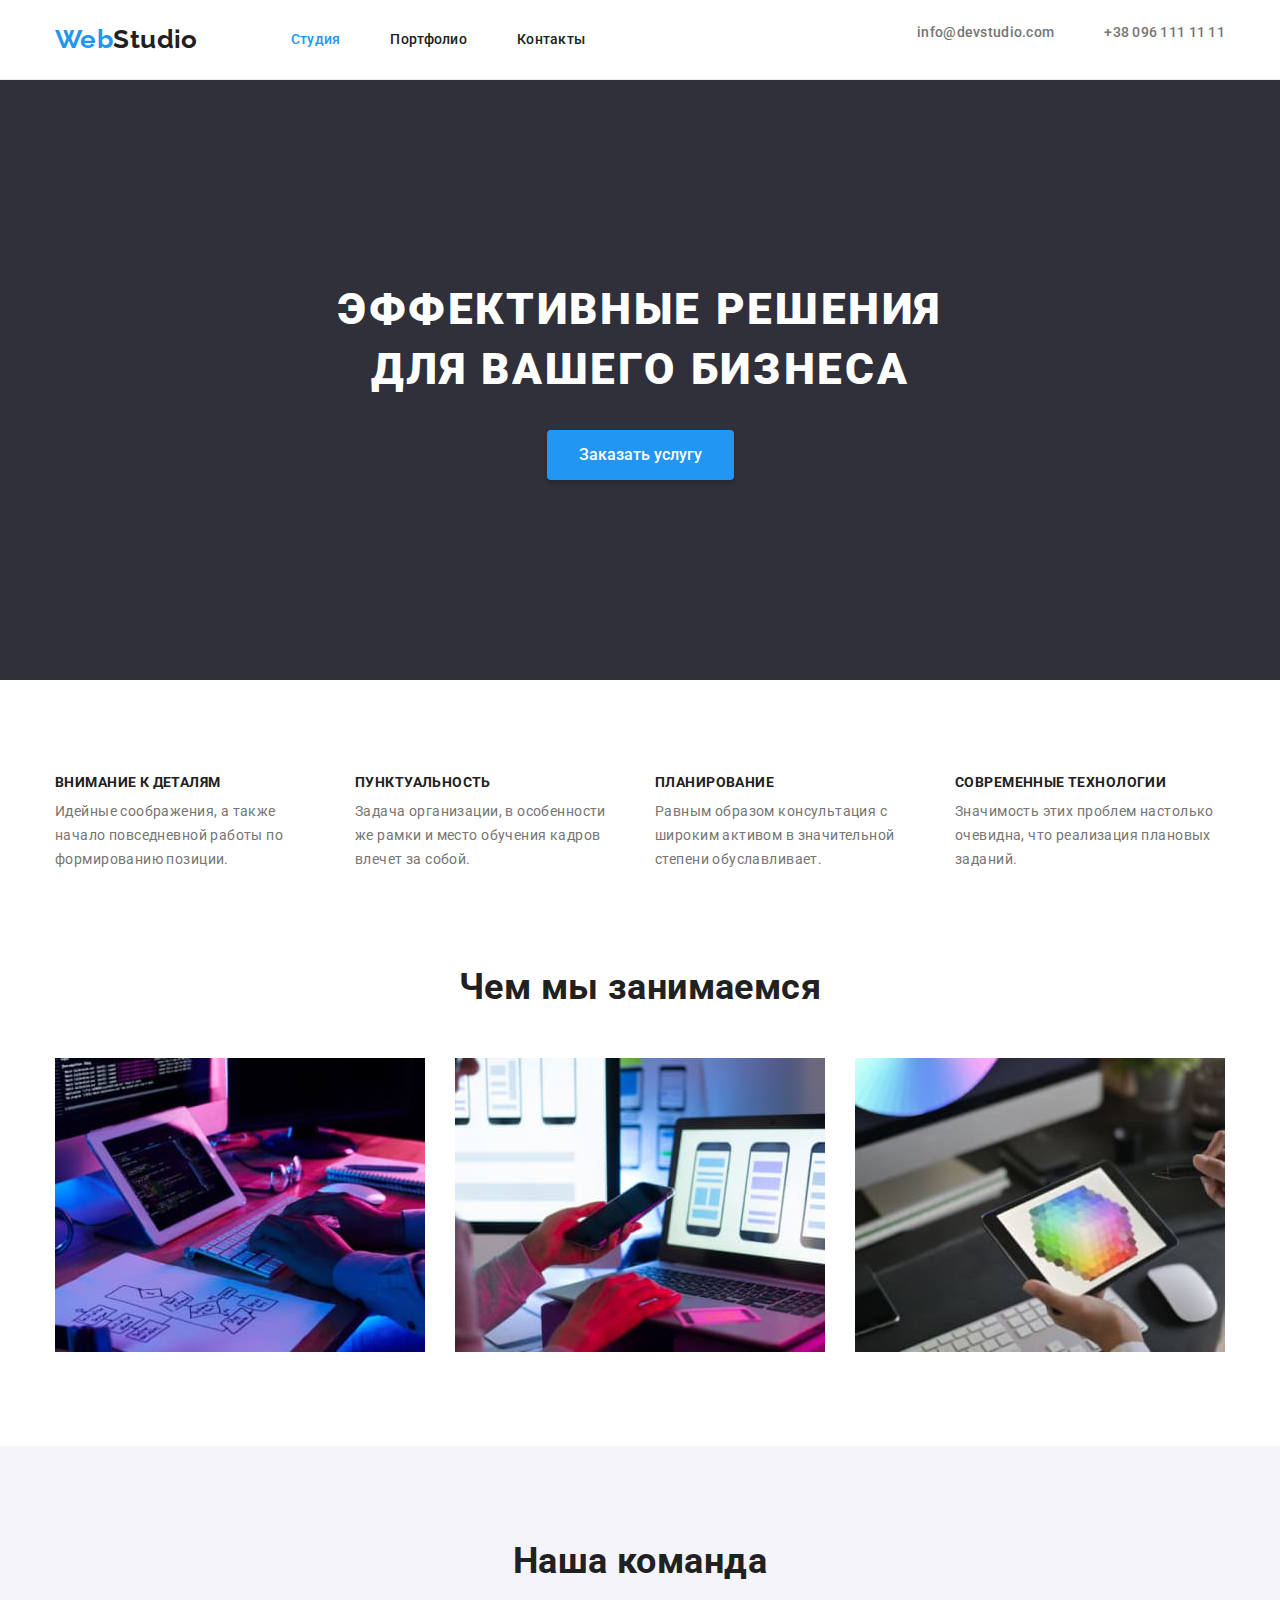
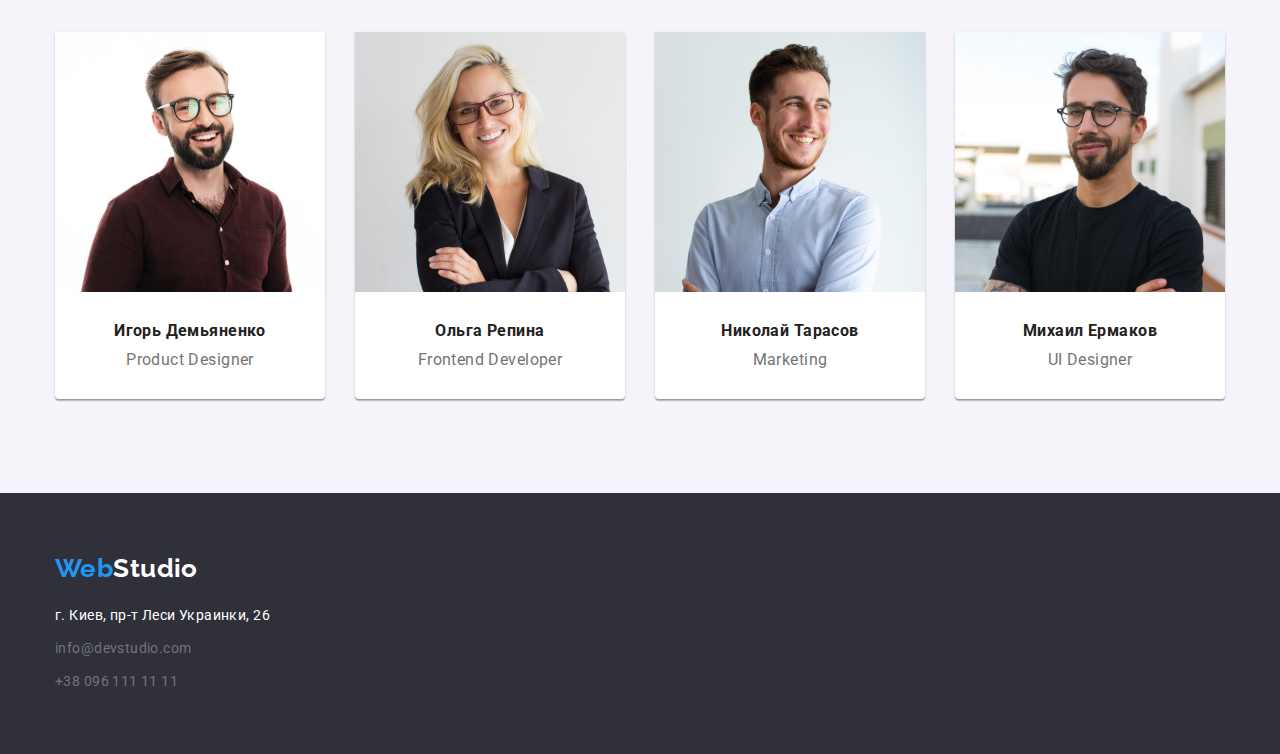
<file: index.html>
<!DOCTYPE html>
<html lang="ru">
<head>
    <meta charset="UTF-8">
    <meta http-equiv="X-UA-Compatible" content="IE=edge">
    <meta name="viewport" content="width=device-width, initial-scale=1.0">
    <title>Web Studio - Студия</title>
    <link rel="stylesheet" href="https://cdnjs.cloudflare.com/ajax/libs/modern-normalize/1.0.0/modern-normalize.min.css" />
    <link rel="preconnect" href="https://fonts.gstatic.com">
    <link href="https://fonts.googleapis.com/css2?family=Raleway:wght@700&family=Roboto:wght@400;500;700;900&display=swap"
        rel="stylesheet">
    <link rel="stylesheet" href="./css/styles.css">
</head>
<body>
    <header class="page-header flex align-center">
        <div class="container flex">
            <nav class="flex align-center"> <!--page-nav-->
                <a class="company-logo" href="./index.html"><span class="highlight">Web</span>Studio</a>
                <ul class="flex list navigation-list">
                    <li>
                        <a class="navigation-link highlight" href="./index.html">Студия</a>
                    </li>
                    <li>
                        <a class="navigation-link" href="./portfolio.html">Портфолио</a>
                    </li>
                    <li>
                        <a class="navigation-link" href="">Контакты</a>
                    </li>
                </ul>
            </nav>
            <a class="header-contact-link" href="mailto:info@devstudio.com">info@devstudio.com</a>
            <a class="header-contact-link" href="tel:+380961111111">+38 096 111 11 11</a>
        </div>
    </header>
    <main>
        <section class="hero">
            <h1 class="motto">Эффективные решения для вашего бизнеса</h1>
            <button type="button" class="order-button">Заказать услугу</button>
        </section>
        <section class="qualities">
            <div class="container">
                <h2 class="visually-hidden">Сильные стороны</h2>
                <ul class="flex list space">  <!--qualities-list -->
                    <li class="quality">
                        <h3 class="quality-name">Внимание к деталям</h3>
                        <p class="quality-explanation">Идейные соображения, а также начало повседневной работы по формированию позиции.</p>
                    </li>
                    <li class="quality">
                        <h3 class="quality-name">Пунктуальность</h3>
                        <p class="quality-explanation">Задача организации, в особенности же рамки и место обучения кадров влечет за собой.</p>
                    </li>
                    <li class="quality">
                        <h3 class="quality-name">Планирование</h3>
                        <p class="quality-explanation">Равным образом консультация с широким активом в значительной степени обуславливает.</p>
                    </li>
                    <li class="quality">
                        <h3 class="quality-name">Современные технологии</h3>
                        <p class="quality-explanation">Значимость этих проблем настолько очевидна, что реализация плановых заданий.</p>
                    </li>
                </ul>
            </div>
        </section>
        <section class="std-section">
            <div class="container">
                <h2 class="std-title">Чем мы занимаемся</h2>
                <ul class="flex list space">    <!--what-we-do-list-->
                    <li class="what-we-do">
                        <img src="./images/what-we-do1.jpg"
                            alt="Программное обеспечение"
                            title="Программное обеспечение"
                            width=370>
                            <!--параметр title отвечает за текст, отображаемый
                                при наведении мышки на изображение-->
                    </li>
                    <li class="what-we-do">
                        <img src="./images/what-we-do2.jpg"
                            alt="Мобильные приложения"
                            title="Мобильные приложения"
                            width=370>
                    </li>
                    <li class="what-we-do">
                        <img src="./images/what-we-do3.jpg"
                            alt="Веб-дизайн"
                            title="Веб-дизайн"
                            width=370>
                    </li>
                </ul>
            </div>
        </section>
        <section class="team">
            <div class="container">
                <h2 class="std-title">Наша команда</h2>
                <ul class="flex list space">  <!--team-list-->
                    <li class="team-member">
                        <img src="./images/person1.jpg" alt="Игорь Демьяненко" width=270>
                        <h3 class="team-member-name">Игорь Демьяненко</h3>
                        <p class="team-member-job">Product Designer</p>
                    </li>
                    <li class="team-member">
                        <img src="./images/person2.jpg" alt="Ольга Репина" width=270>
                        <h3 class="team-member-name">Ольга Репина</h3>
                        <p class="team-member-job">Frontend Developer</p>
                    </li>
                    <li class="team-member">
                        <img src="./images/person3.jpg" alt="Николай Тарасов" width=270>
                        <h3 class="team-member-name">Николай Тарасов</h3>
                        <p class="team-member-job">Marketing</p>
                    </li>
                    <li class="team-member">
                        <img src="./images/person4.jpg" alt="Михаил Ермаков" width=270>
                        <h3 class="team-member-name">Михаил Ермаков</h3>
                        <p class="team-member-job">UI Designer</p>
                    </li>
                </ul>
            </div>
        </section>
    </main>
    <footer class="page-footer">
        <div class="container">
            <a class="company-logo" href="./index.html"><span class="highlight">Web</span>Studio</a>
            <address class="footer-address">
                <p class="footer-contact">г. Киев, пр-т Леси Украинки, 26</p>
                <p class="footer-contact">
                    <a class="footer-contact-link" href="mailto:info@devstudio.com">info@devstudio.com</a>
                </p>
                <p class="footer-contact">
                    <a class="footer-contact-link" href="tel:+380961111111">+38 096 111 11 11</a>
                </p>
            </address>
        </div>
    </footer>
</body>
</html>
</file>
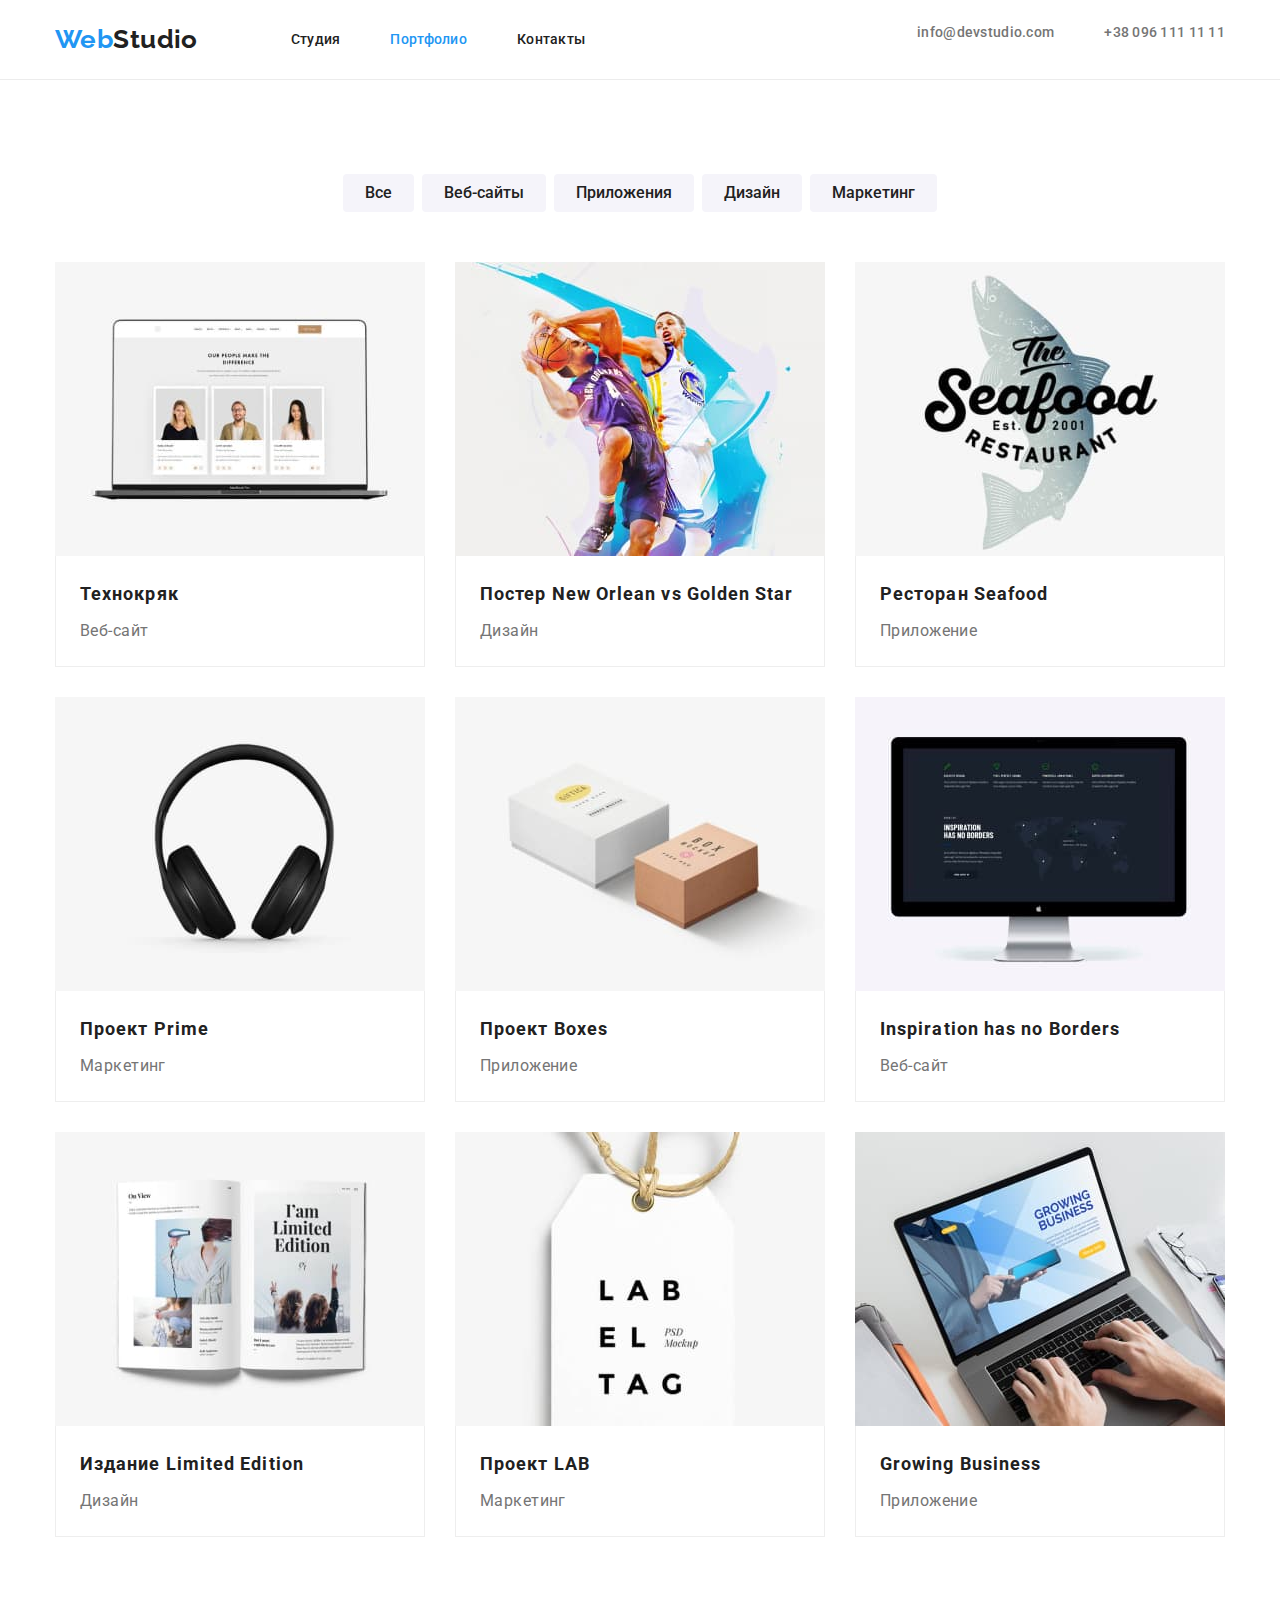
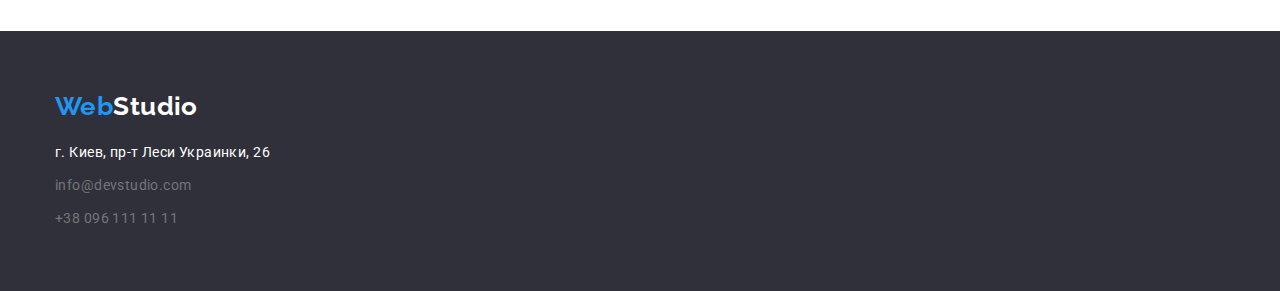
<file: portfolio.html>
<!DOCTYPE html>
<html lang="en">
<head>
    <meta charset="UTF-8">
    <meta http-equiv="X-UA-Compatible" content="IE=edge">
    <meta name="viewport" content="width=device-width, initial-scale=1.0">
    <title>Web Studio - Портфолио</title>
    <link rel="stylesheet" href="https://cdnjs.cloudflare.com/ajax/libs/modern-normalize/1.0.0/modern-normalize.min.css" />
    <link rel="preconnect" href="https://fonts.gstatic.com">
    <link href="https://fonts.googleapis.com/css2?family=Raleway:wght@700&family=Roboto:wght@400;500;700;900&display=swap"
        rel="stylesheet">
    <link rel="stylesheet" href="./css/styles.css">
</head>
<body>
    <header class="page-header flex align-center">
        <div class="container flex">
            <nav class="flex align-center">
                <!--page-nav-->
                <a class="company-logo" href="./index.html"><span class="highlight">Web</span>Studio</a>
                <ul class="flex list navigation-list">
                    <li>
                        <a class="navigation-link" href="./index.html">Студия</a>
                    </li>
                    <li>
                        <a class="navigation-link highlight" href="./portfolio.html">Портфолио</a>
                    </li>
                    <li>
                        <a class="navigation-link" href="">Контакты</a>
                    </li>
                </ul>
            </nav>
            <a class="header-contact-link" href="mailto:info@devstudio.com">info@devstudio.com</a>
            <a class="header-contact-link" href="tel:+380961111111">+38 096 111 11 11</a>
        </div>
    </header>
    <main>
        <section class="std-section">
            <div class="container">
                <ul class="flex list center filter-list">
                    <li class="filter"><button type="button" class="filter-button">Все</button></li>
                    <li class="filter"><button type="button" class="filter-button">Веб-сайты</button></li>
                    <li class="filter"><button type="button" class="filter-button">Приложения</button></li>
                    <li class="filter"><button type="button" class="filter-button">Дизайн</button></li>
                    <li class="filter"><button type="button" class="filter-button">Маркетинг</button></li>
                </ul>
                <ul class="flex list wrappable">
                    <li class="portfolio-element">
                        <a href="">
                            <img src="./images/img1.jpg" alt="Веб-сайт Технокряк" width=370>
                            <div class="portfolio-element-text">
                                <h3 class="portfolio-element-title">Технокряк</h3>
                                <p class="portfolio-element-description">Веб-сайт</p>
                            </div>
                        </a>
                    </li>
                    <li class="portfolio-element">
                        <a href="">
                            <img src="./images/img2.jpg" alt="Дизайн постера New Orlean vs Golden Star" width=370>
                            <div class="portfolio-element-text">
                                <h3 class="portfolio-element-title">Постер New Orlean vs Golden Star</h3>
                                <p class="portfolio-element-description">Дизайн</p>
                            </div>
                        </a>
                    </li>
                    <li class="portfolio-element">
                        <a href="">
                            <img src="./images/img3.jpg" alt="Приложение Ресторан Seafood" width=370>
                            <div class="portfolio-element-text">
                                <h3 class="portfolio-element-title">Ресторан Seafood</h3>
                                <p class="portfolio-element-description">Приложение</p>
                            </div>
                        </a>
                    </li>
                    <li class="portfolio-element">
                        <a href="">
                            <img src="./images/img4.jpg" alt="Маркетинг проекта Prime" width=370>
                            <div class="portfolio-element-text">
                                <h3 class="portfolio-element-title">Проект Prime</h3>
                                <p class="portfolio-element-description">Маркетинг</p>
                            </div>
                        </a>
                    </li>
                    <li class="portfolio-element">
                        <a href="">
                            <img src="./images/img5.jpg" alt="Приложение Проект Boxes" width=370>
                            <div class="portfolio-element-text">
                                <h3 class="portfolio-element-title">Проект Boxes</h3>
                                <p class="portfolio-element-description">Приложение</p>
                            </div>
                        </a>
                    </li>
                    <li class="portfolio-element">
                        <a href="">
                            <img src="./images/img6.jpg" alt="Веб-сайт Inspiration has no Borders" width=370>
                            <div class="portfolio-element-text">
                                <h3 class="portfolio-element-title">Inspiration has no Borders</h3>
                                <p class="portfolio-element-description">Веб-сайт</p>
                            </div>
                        </a>
                    </li>
                    <li class="portfolio-element">
                        <a href="">
                            <img src="./images/img7.jpg" alt="Дизайн издания Limited Edition" width=370>
                            <div class="portfolio-element-text">
                                <h3 class="portfolio-element-title">Издание Limited Edition</h3>
                                <p class="portfolio-element-description">Дизайн</p>
                            </div>
                        </a>
                    </li>
                    <li class="portfolio-element">
                        <a href="">
                            <img src="./images/img8.jpg" alt="Маркетинг проекта LAB" width=370>
                            <div class="portfolio-element-text">
                                <h3 class="portfolio-element-title">Проект LAB</h3>
                                <p class="portfolio-element-description">Маркетинг</p>
                            </div>
                        </a>
                    </li>
                    <li class="portfolio-element">
                        <a href="">
                            <img src="./images/img9.jpg" alt="Приложение Growing Business" width=370>
                            <div class="portfolio-element-text">
                                <h3 class="portfolio-element-title">Growing Business</h3>
                                <p class="portfolio-element-description">Приложение</p>
                            </div>
                        </a>
                    </li>
                </ul>
            </div>
        </section>
    </main>
    <footer class="page-footer">
        <div class="container">
            <a class="company-logo" href="./index.html"><span class="highlight">Web</span>Studio</a>
            <address class="footer-address">
                <p class="footer-contact">г. Киев, пр-т Леси Украинки, 26</p>
                <p class="footer-contact">
                    <a class="footer-contact-link" href="mailto:info@devstudio.com">info@devstudio.com</a>
                </p>
                <p class="footer-contact">
                    <a class="footer-contact-link" href="tel:+380961111111">+38 096 111 11 11</a>
                </p>
            </address>
        </div>
    </footer>
</body>
</html>
</file>
<file: css/styles.css>
:root {
  --main-color: #212121;
  --secondary-color: #757575;
  --highlight-color: #2196f3;
  --background-light: #ffffff;
  --background-medium: #f5f4fa;
  --background-dark: #2f303a;
}

h1,
h2,
h3,
h4,
h5,
h6,
p {
  margin-top: 0;
  margin-bottom: 0;
}

img {
  display: block;
}

a {
  text-decoration: none;
}

.visually-hidden {
  position: absolute !important;
  clip: rect(1px 1px 1px 1px);
  clip: rect(1px, 1px, 1px, 1px);
  padding: 0 !important;
  border: 0 !important;
  height: 1px !important;
  width: 1px !important;
  overflow: hidden;
}

body {
  font-family: "Roboto", sans-serif;
  font-size: 14px;
  line-height: 1.172;
  letter-spacing: 0.03em;
  color: var(--main-color);
  background: #e5e5e5;
}

.container {
  width: 1200px;
  margin-left: auto;
  margin-right: auto;
  padding-left: 15px;
  padding-right: 15px;
}

.flex {
  display: flex;
}

.align-center {
  align-items: center;
}

.wrappable {
  flex-wrap: wrap;
}

.space {
  justify-content: space-between;
}

.list {
  list-style: none;
  padding-left: 0;
  margin-top: 0;
  margin-bottom: 0;
}

.page-header {
  background-color: var(--background-light);
  height: 80px;
  border: 1px #ececec;
  border-style: none none solid none;
}

.company-logo {
  display: block;
  font-family: "Raleway", sans-serif;
  font-weight: 700;
  font-size: 26px;
  color: var(--main-color);
}

.navigation-list {
  margin-left: 93px;
}

.navigation-list > li + li {
  margin-left: 50px;
}

.navigation-link {
  font-weight: 500;
  letter-spacing: 0.02em;
  color: var(--main-color);
}

.header-contact-link {
  font-weight: 500;
  letter-spacing: 0.02em;
  color: var(--secondary-color);
  margin-left: auto;
}

.header-contact-link + .header-contact-link {
  margin-left: 50px;
}

/* Класс highlight работает только, если описан ниже классов, к которым применяется. 
   Как бы его хитрее решить-то? */
.highlight,
.navigation-link:hover,
.navigation-link:focus,
.header-contact-link:hover,
.header-contact-link:focus,
.footer-contact-link:hover,
.footer-contact-link:focus {
  color: var(--highlight-color);
}

.hero {
  background-color: var(--background-dark);
  text-align: center;
  padding-top: 200px;
  padding-bottom: 200px;
  margin-left: auto;
  margin-right: auto;
}

.motto {
  font-size: 44px;
  font-weight: 900;
  color: var(--background-light);
  line-height: 1.36em;
  letter-spacing: 0.06em;
  text-transform: uppercase;
  margin-left: auto;
  margin-right: auto;
  margin-bottom: 30px;
  max-width: 696px;
}

.order-button,
.filter-button {
  font-family: "Roboto", sans-serif;
  font-weight: 500;
  font-size: 16px;
  border: none;
  border-radius: 4px;
}

.order-button {
  line-height: 1.875em;
  padding: 10px 32px;
  box-shadow: 0px 4px 4px rgba(0, 0, 0, 0.15);
}

.filter-button {
  line-height: 1.625em;
  padding: 6px 22px;
}

.order-button,
.filter-button:hover {
  color: var(--background-light);
  background-color: var(--highlight-color);
}

.order-button:hover,
.filter-button {
  color: var(--main-color);
  background-color: var(--background-medium);
}

.filter-button:hover {
  box-shadow: 0px 3px 1px rgba(0, 0, 0, 0.1), 0px 1px 2px rgba(0, 0, 0, 0.08),
    0px 2px 2px rgba(0, 0, 0, 0.12);
}

.qualities {
  background-color: var(--background-light);
  padding-top: 94px;
}

.quality {
  width: 270px;
}

.quality-name {
  font-size: 14px;
  font-weight: 700;
  line-height: 1.167;
  text-transform: uppercase;
  margin-bottom: 10px;
}

.quality-explanation {
  color: var(--secondary-color);
  line-height: 1.714;
}

.std-section {
  background-color: var(--background-light);
  padding-top: 94px;
  padding-bottom: 94px;
}

.std-title {
  font-size: 36px;
  line-height: 1.167;
  text-align: center;
  margin: 0 0 50px 0;
}

.team {
  background-color: var(--background-medium);
  padding-top: 94px;
  padding-bottom: 94px;
}

.team-member {
  padding-bottom: 30px;
  background-color: var(--background-light);
  box-shadow: 0px 1px 3px rgba(0, 0, 0, 0.12), 0px 1px 1px rgba(0, 0, 0, 0.14),
    0px 2px 1px rgba(0, 0, 0, 0.2);
  border-radius: 0px 0px 4px 4px;
}

.team-member-name {
  font-size: 16px;
  text-align: center;
  margin-top: 30px;
}

.team-member-job {
  font-size: 16px;
  color: var(--secondary-color);
  text-align: center;
  margin-top: 10px;
}

.filter-list {
  justify-content: center;
  margin-bottom: 20px;
}

.filter {
  display: block;
  margin: 0;
}

.filter + .filter {
  margin-left: 8px;
}

.portfolio-element {
  margin-top: 30px;
}

.portfolio-element:not(:nth-child(3n)) {
  margin-right: 30px;
}

.portfolio-element > a {
  color: unset;
}

.portfolio-element-text {
  padding: 20px 24px;
  border: 1px solid #eeeeee;
  border-top: none;
}

.portfolio-element-title {
  font-size: 18px;
  line-height: 2em;
  letter-spacing: 0.06em;
  margin-bottom: 4px;
}

.portfolio-element-description {
  font-size: 16px;
  line-height: 1.875em;
  color: var(--secondary-color);
}

.page-footer {
  background-color: var(--background-dark);
  padding-top: 60px;
  padding-bottom: 60px;
}

.page-footer .company-logo {
  color: var(--background-light);
  margin-bottom: 20px;
}

.footer-address {
  font-style: normal;
}

.footer-contact {
  color: var(--background-light);
  margin-top: 9px;
  line-height: 1.714;
}

.footer-contact-link {
  color: var(--secondary-color);
}
</file>
